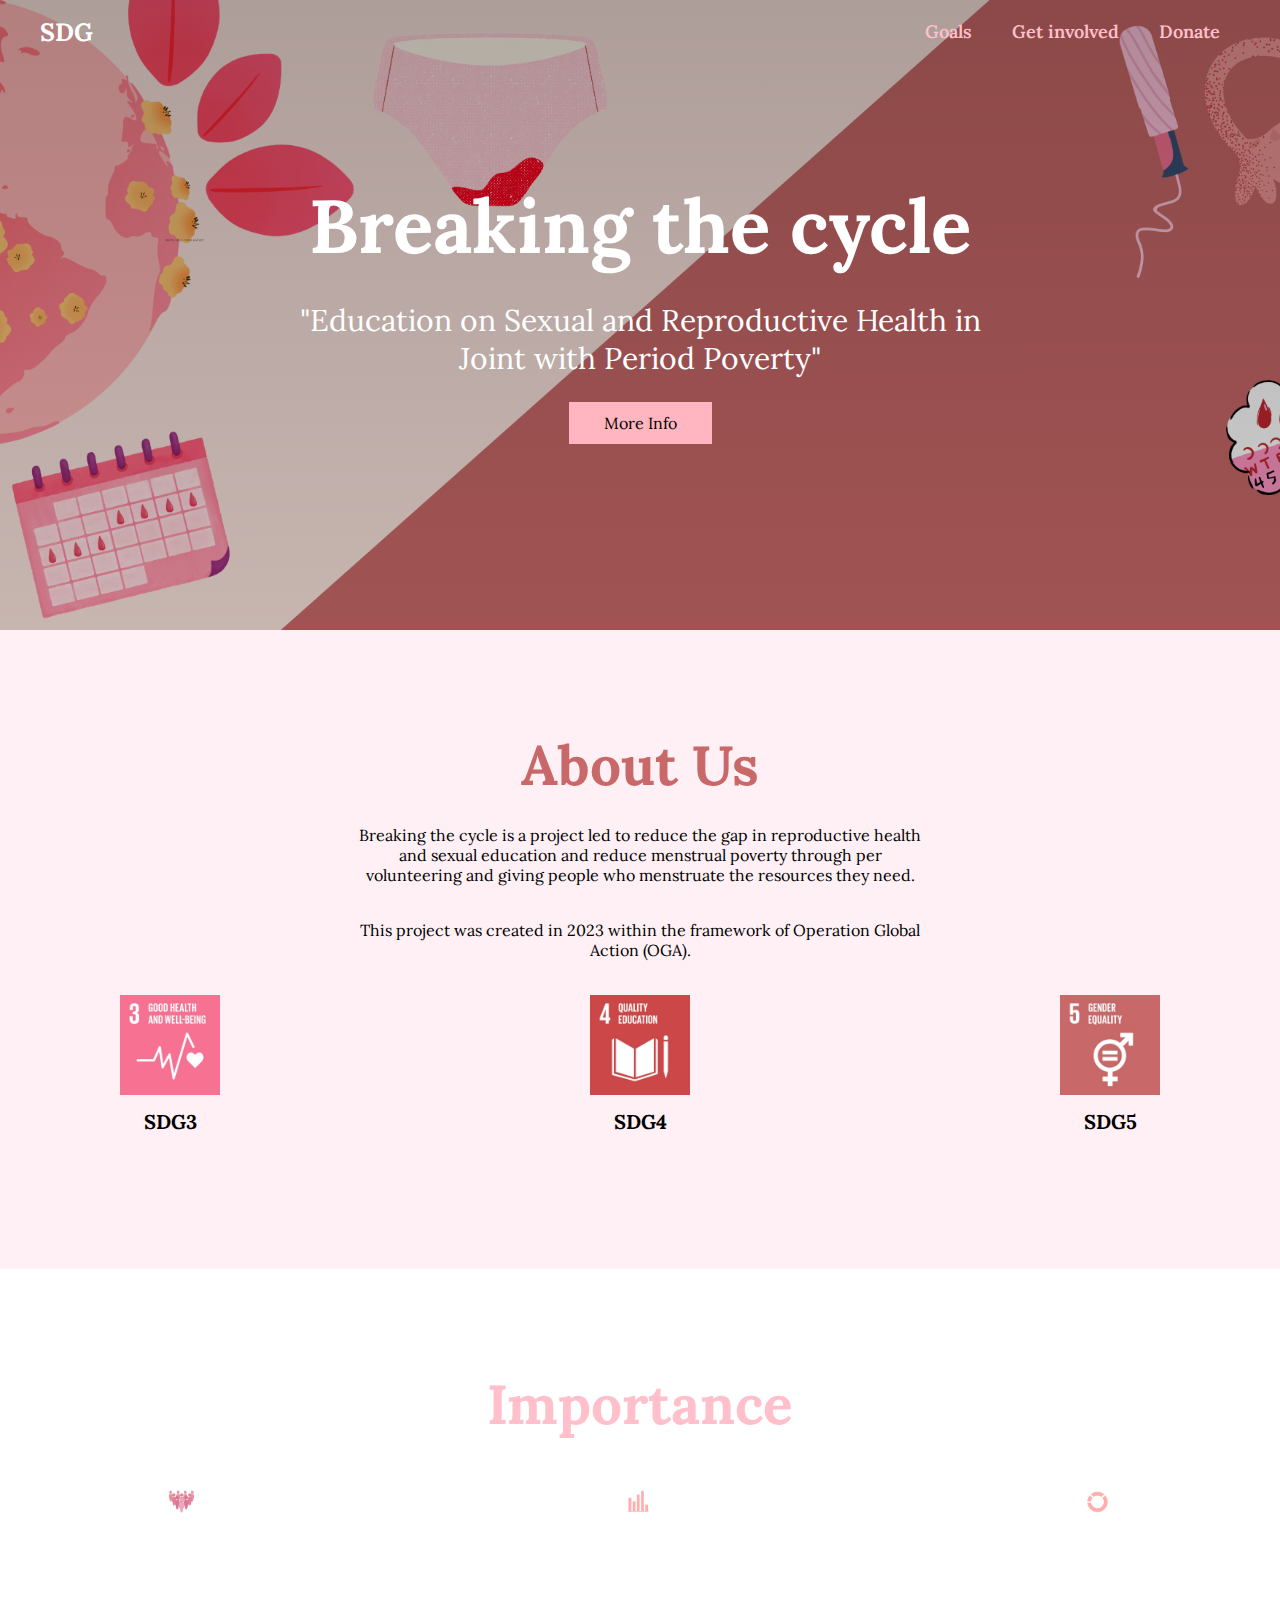
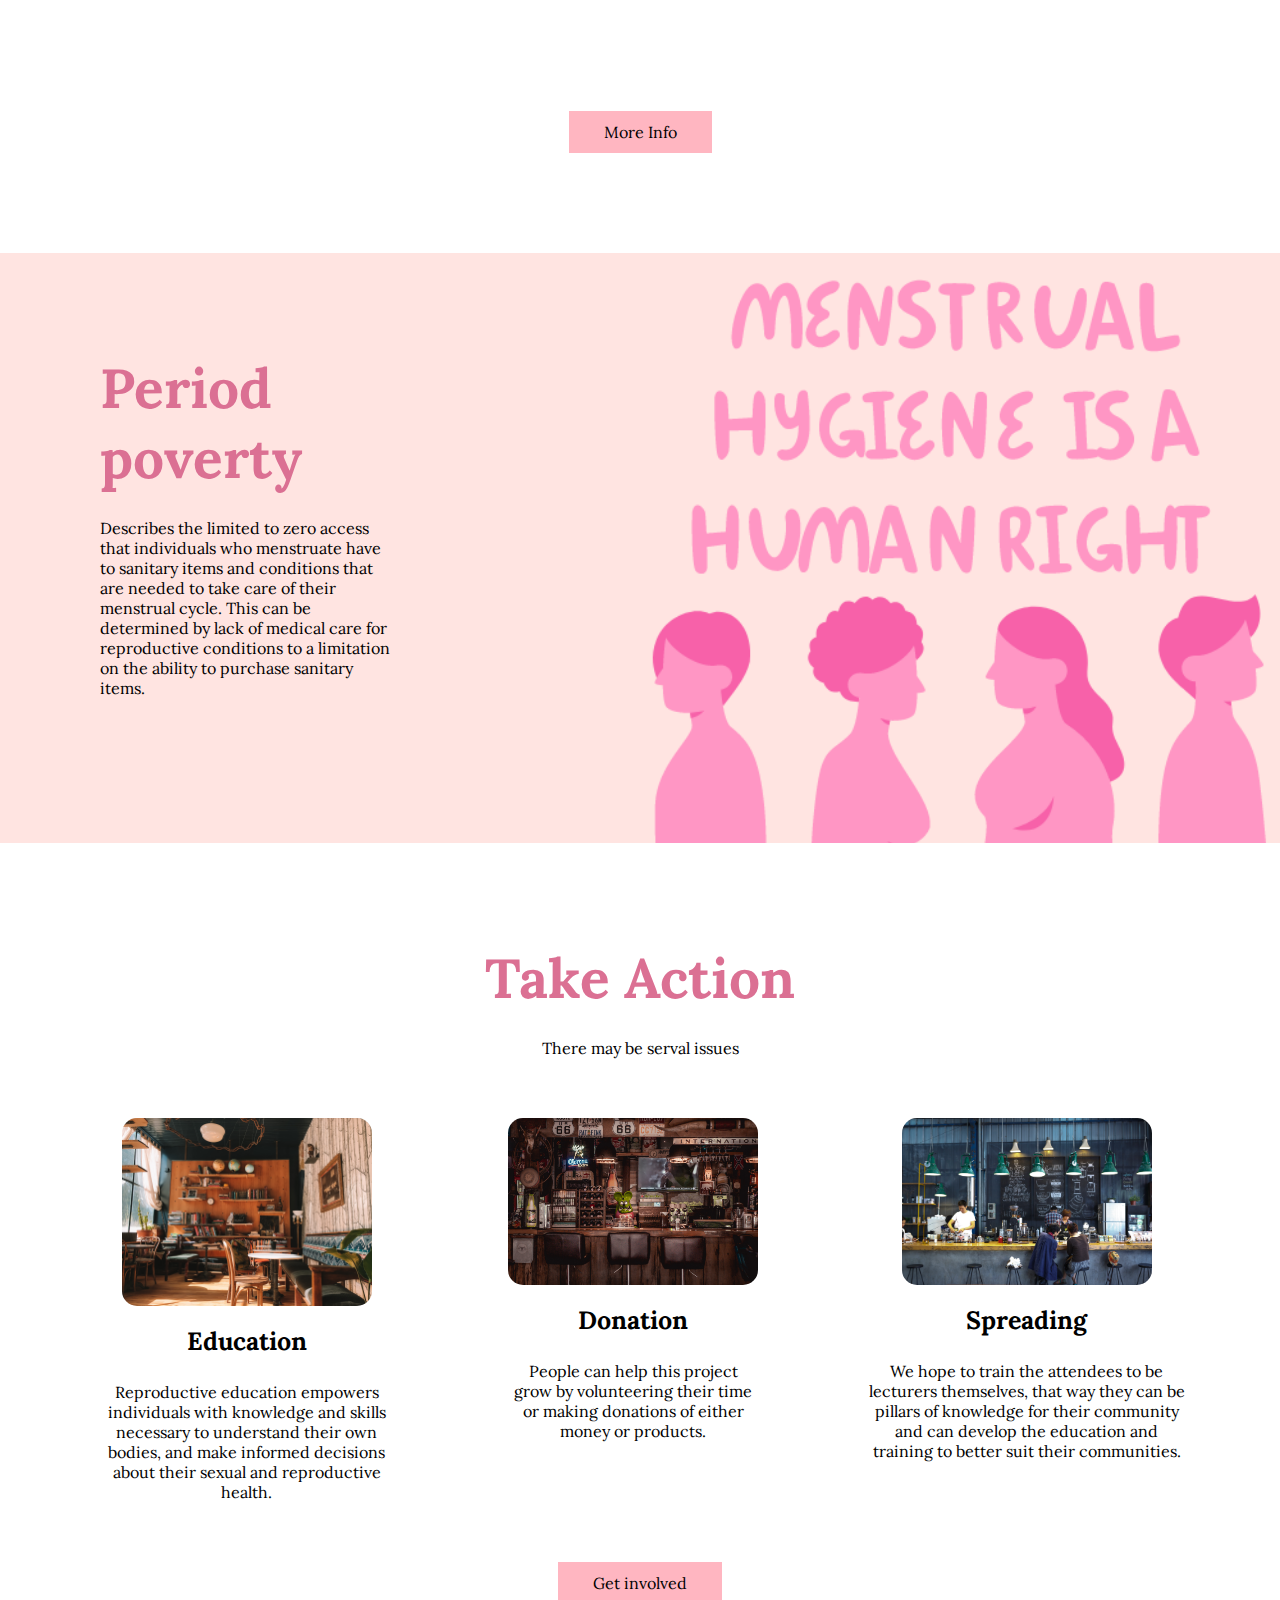
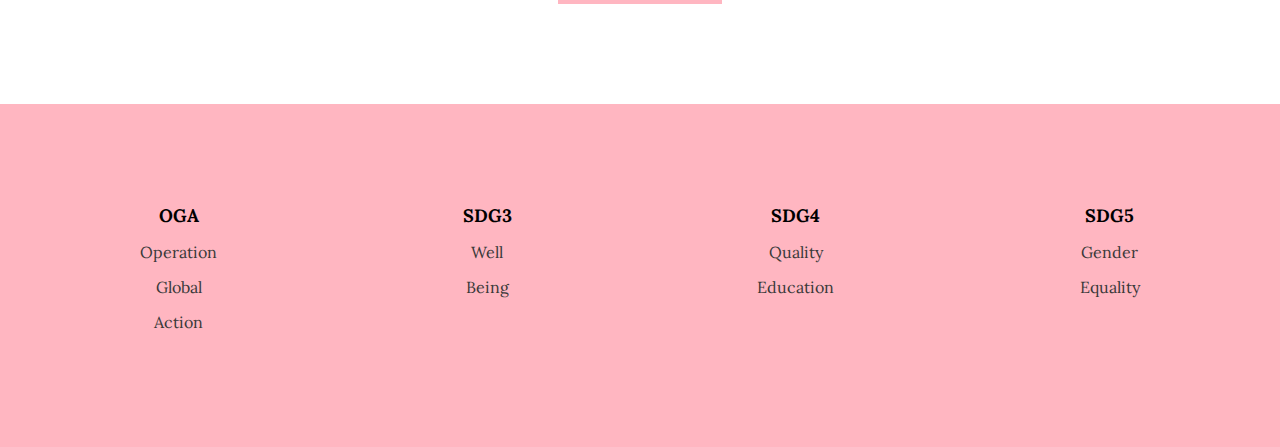
<file: index.html>
<!DOCTYPE html>
<html lang="en">
<head>
    <meta charset="UTF-8">
    <meta http-equiv="X-UA-COMPATIBLE" content="IE-edge">
    <meta name="viewport" content="width=device-width, initial-scale=1.0">
    <title>Document</title>
    <link rel="stylesheet" href="style.css">
    
</head>
<body>
    <header class="header">
        <div class="menu container">
            <a href="https://sdgs.un.org/es/goals" class="logo">SDG</a>
            <input type="checkbox" id="menu" />
            <label for="menu">
                <img src="images/menu.png" class="menu-icon" alt="">
            </label>
            <nav class="navbar">
                <ul>
                    <li><a href="Pages/Goals.html">Goals</a></li>
                    <li><a href="Pages/Get involved.html">Get involved</a></li>
                    <li><a href="Pages/Donate.html">Donate</a></li>
                </ul>
            </nav>
        </div>

        <div class="header-content container">
            <h1> Breaking the cycle </h1>
            <p>
                "Education on Sexual and Reproductive Health in Joint with Period Poverty"
            </p>

            <a href="Pages/info.html" class="btn-1">More Info</a>
        </div>
    </header>

    <section class="coffee">

        <div class=coffee-content container">

            <h2>About Us</h2>
            <p class="txt-p">
                Breaking the cycle is a project led to reduce the gap in reproductive health and 
                sexual education and reduce menstrual poverty through per volunteering and giving 
                people who menstruate the resources they need.
            </p>

            <p class="txt-p">
                This project was created in 2023 within the framework of Operation Global Action (OGA).
            </p>

            <div class="coffee-group">


                <div class="coffee-1">
                    <img src="Imagenes/sdg3.jpg" alt="">
                    <h3>SDG3</h3>
                   
                </div>

                <div class="coffee-1">
                    <img src="Imagenes/sdg4.jpg" alt="">
                    <h3>SDG4</h3>
                    
                </div>
    
                <div class="coffee-1">
                    <img src="Imagenes/sdg5.jpg" alt="">
                    <h3>SDG5</h3>
                    
                </div>
            </div>
        </div>
    </section>

    <main class="services">
        <div class="services-content container">
            <h2> Importance </h2>

            <div class="services-group">

                <div class="services-1">
                    <img src="Imagenes/s1.png" alt="">
                    <h3>Servicio 1</h3>
                </div>

                <div class="services-1">
                    <img src="Imagenes/s2.png" alt="">
                    <h3>Servicio 2</h3>
                </div>

                <div class="services-1">
                    <img src="Imagenes/s3.png" alt="">
                    <h3>Servicio 3</h3>
                </div>
            </div>

            <p>Reproductive/menstrual education is important for young people who menstruate
                and is a key tool for reaching gender equality because it allows everyone to recognize their 
                autonomy and individual well-being. The lack of information perpetuates stigmas, role genders, 
                unintended pregnancies or teen pregnancies, sexually transmitted infections, or even abusive 
                relationships
            </p>
            <a href="Pages/info.html" class="btn-1">More Info</a>
        </div>
    </main>

    <section class="general">

        <div class="general-1">
            <h2>Period poverty</h2>
            <p>
                Describes the limited to zero access that individuals who menstruate have to sanitary 
                items and conditions that are needed to take care of their menstrual cycle. This can 
                be determined by lack of medical care for reproductive conditions to a limitation 
                on the ability to purchase sanitary items.
            </p>

        </div>
        <div class="general-2"></div>
        
    </section>


    <section class="blog container">

        <h2>Take Action</h2>
        <p> There may be serval issues</p>

        <div class="blog-content">

            <div class="blog-1">
                <img src="images/blog1.jpg" alt="">
                <h3>Education</h3>
                <p>
                    Reproductive education empowers individuals with knowledge and skills necessary to understand their own bodies, and make informed decisions about their sexual and reproductive health.
            </div>

            <div class="blog-1">
                <img src="images/blog2.jpg" alt="">
                <h3>Donation</h3>
                <p>
                    People can help this project grow by volunteering their time or making donations of either money or products.
                </p>
            </div>

            <div class="blog-1">
                <img src="images/blog3.jpg" alt="">
                <h3>Spreading</h3>
                <p>
                    We hope to train the attendees to be lecturers themselves,
that way they can be pillars of knowledge for their community and can develop the education 
and training to better suit their communities. 
                </p>
            </div>
        </div>
        <a href="Pages/Get involved.html" class="btn-1">Get involved</a>
    </section>

    <footer class="footer">
        <div class="footer-content container">
            <div class="link">
                <h3>OGA</h3>
                <ul>
                
                    <li><a href="#">Operation</a></li>
                    <li><a href="#">Global</a></li>
                    <li><a href="#">Action</a></li>
                </ul>
            </div>

            <div class="link">
                <h3>SDG3</h3>
                <ul>
                  
                    <li><a href="#">Well</a></li>
                    <li><a href="#">Being</a></li>
                </ul>
            </div>

            <div class="link">
                <h3>SDG4</h3>
                <ul>
                
                    <li><a href="#">Quality</a></li>
                    <li><a href="#">Education</a></li>
                </ul>
            </div>

            <div class="link">
                <h3>SDG5</h3>
                <ul>
    
                    <li><a href="#">Gender</a></li>
                    <li><a href="#">Equality</a></li>
                </ul>
            </div>
        </div>
    </footer>

</body>
</html>
</file>
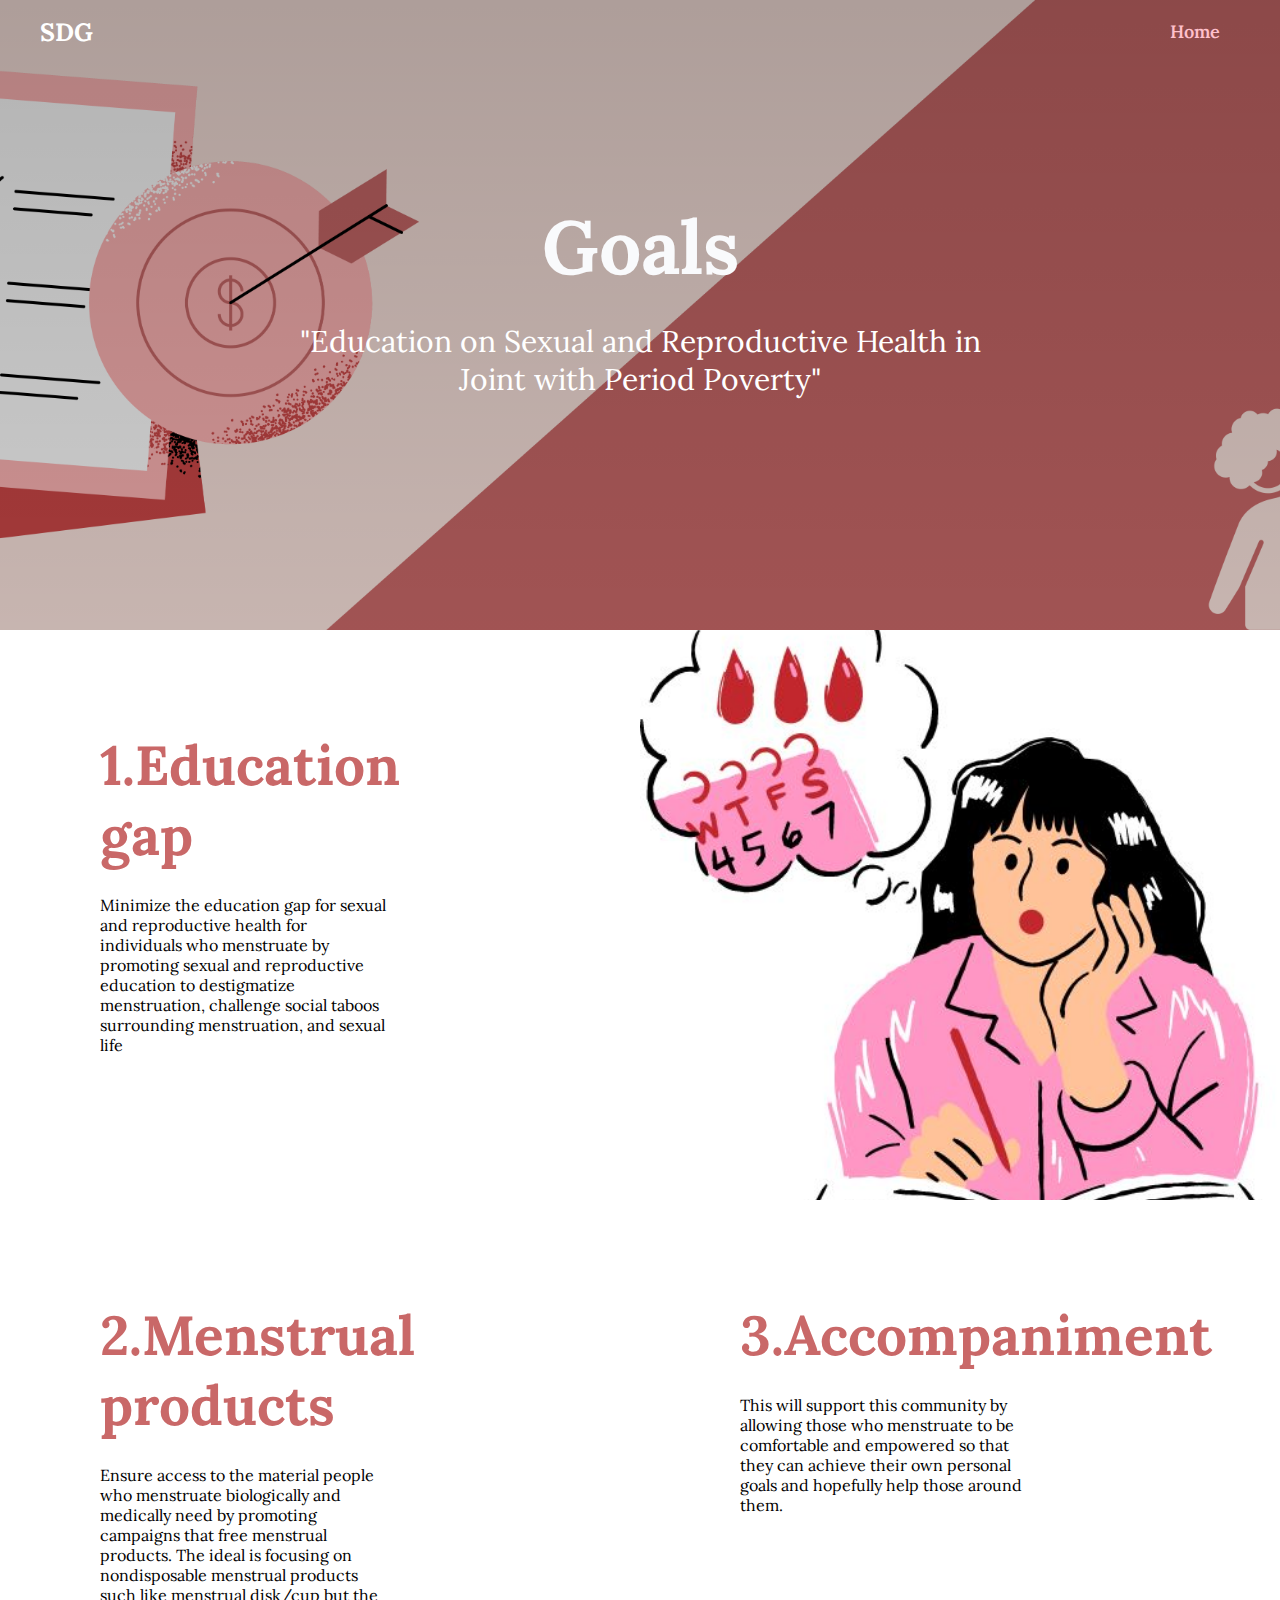
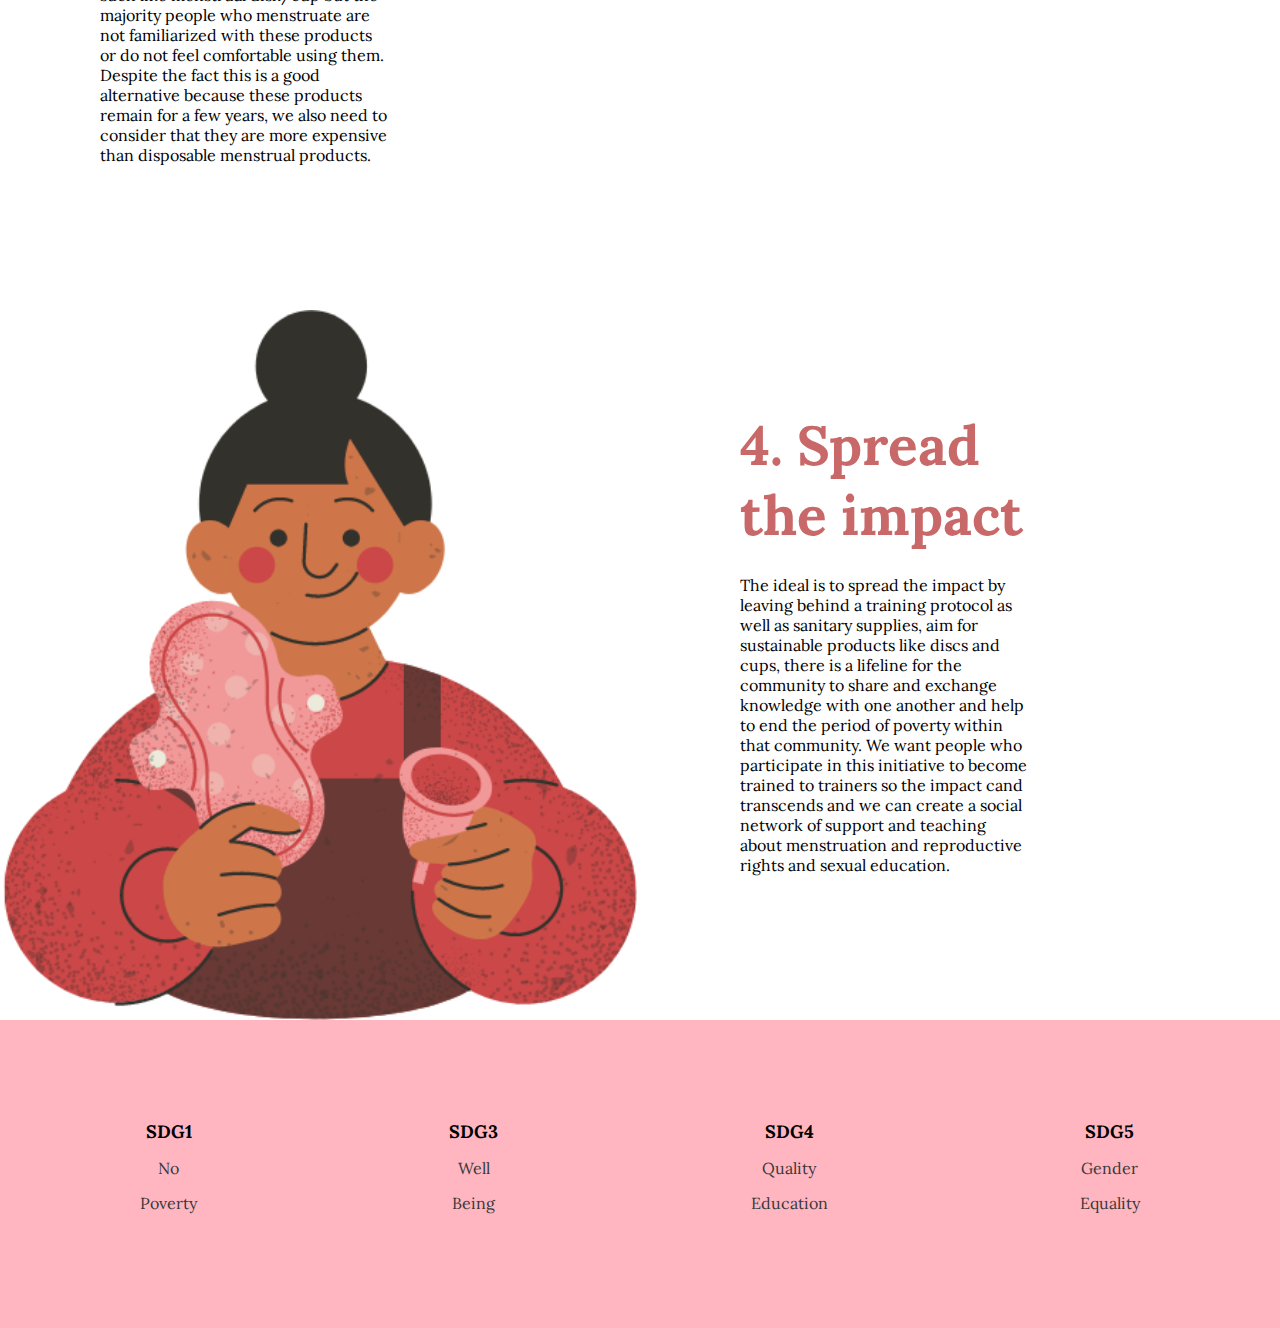
<file: Pages/Goals.html>
<!DOCTYPE html>
<html lang="en">
<head>
    <meta charset="UTF-8">
    <meta http-equiv="X-UA-COMPATIBLE" content="IE-edge">
    <meta name="viewport" content="width=device-width, initial-scale=1.0">
    <title>Document</title>
    <link rel="stylesheet" href="style.css">
    
</head>
<body>
    <header class="header">
        <div class="menu container">
            <a href="https://sdgs.un.org/es/goals" class="logo">SDG</a>
            <input type="checkbox" id="menu" />
            <label for="menu">
                <img src="../Imagenes/goals.png" class="menu-icon" alt="">
            </label>
            <nav class="navbar">
                <ul>
                    <li><a href="../index.html">Home</a></li>

                </ul>
            </nav>
        </div>

        <div class="header-content container">
            <h1> Goals </h1>
            <p>
                "Education on Sexual and Reproductive Health in Joint with Period Poverty"
            </p>

        </div>
    </header>

   
    <section class="general">

        <div class="general-1">
            <h2>1.Education gap</h2>
            <p>
                Minimize the education gap for sexual and reproductive health for individuals who 
menstruate by promoting sexual and reproductive education to destigmatize 
menstruation, challenge social taboos surrounding menstruation, and sexual life
            </p>
            
        </div>
        <div class="general-2"></div>
        
    </section>

    <section class="general">
        <div class="general-3"></div>

        <div class="general-1">
            <h2>2.Menstrual products</h2>
            <p>
                Ensure access to the material people who menstruate biologically and medically need by 
                promoting campaigns that free menstrual products. The ideal is focusing on nondisposable menstrual products such like menstrual disk/cup but the majority people who 
                menstruate are not familiarized with these products or do not feel comfortable using 
                them. Despite the fact this is a good alternative because these products remain for a few 
                years, we also need to consider that they are more expensive than disposable menstrual 
                products.
            </p>
           
        </div>

        <div class="general-1">

            <h2>3.Accompaniment</h2>
            <p>
                This will support this community by allowing those who menstruate to be comfortable and empowered 
                so that they can achieve their own personal goals and hopefully help those around them.
            </p>
            
        </div>
        <div class="general-2"></div>
        
    </section>

    <section class="general">
        <div class="general-3"></div>

        <div class="general-1">

            <h2>4. Spread the impact</h2>
            <p>
                The ideal is to spread the impact by leaving behind a training protocol as well as sanitary 
            supplies, aim for sustainable products like discs and cups, there is a lifeline for the 
            community to share and exchange knowledge with one another and help to end the period 
of poverty within that community. We want people who participate in this initiative to 
become trained to trainers so the impact cand transcends and we can create a social 
network of support and teaching about menstruation and reproductive rights and sexual 
education.
            </p>

        </div>

    </section>


    <footer class="footer">
        <div class="footer-content container">
            <div class="link">
                <h3>SDG1</h3>
                <ul>
                
                    <li><a href="#">No</a></li>
                    <li><a href="#">Poverty</a></li>
                </ul>
            </div>

            <div class="link">
                <h3>SDG3</h3>
                <ul>
                  
                    <li><a href="#">Well</a></li>
                    <li><a href="#">Being</a></li>
                </ul>
            </div>

            <div class="link">
                <h3>SDG4</h3>
                <ul>
                
                    <li><a href="#">Quality</a></li>
                    <li><a href="#">Education</a></li>
                </ul>
            </div>

            <div class="link">
                <h3>SDG5</h3>
                <ul>
    
                    <li><a href="#">Gender</a></li>
                    <li><a href="#">Equality</a></li>
                </ul>
            </div>
        </div>
    </footer>

</body>
</html>
</file>
<file: style.css>
@import url('https://fonts.googleapis.com/css2?family=Lora:wght@400;500;600;700&display=swap');

*{
    margin:0;
    padding: 0;
    box-sizing: border-box;
    text-decoration: none;
    list-style: none;
}

body{
    font-family: 'Lora', serif;
}

.container {
    max-width: 1200px;
    margin: 0 auto;
}

.header {
    background-image: linear-gradient(
        rgba(0, 0, 0, 0.3),
        rgba(0, 0, 0, 0.2)),
        url(Imagenes/WEBSITE\ TITLE.png);

    background-position: center bottom;
    background-repeat: no-repeat;
    background-size: cover;
    min-height: 70vh;
    display: flex;
    align-items: center;
}

.menu{
    position: absolute;
    top:0;
    left:0;
    right:0;
    display: flex;
    align-items: center;
    justify-content: space-between;
}

.logo{
    color:white; 
    font-size: 25px;
    font-weight: 800; 
}

.logo:hover{
    color:deeppink
}

.menu .navbar ul li {
    position:relative;
    float:left;
}

.menu .navbar ul li a {
    font-size: 18px;
    padding: 20px;
    color:pink;
    display: block;
    font-weight: 600;
}

.menu .navbar ul li a:hover{
    color:deeppink;
}

#menu {
    display: none;
}

.menu-icono {
    width: 25px;
}

.menu label{
    cursor: pointer;
    display: none;
}

.header-content{
    text-align: center;
}

.header-content h1{
    font-size: 75px;
    line-height: 80px;
    color:white; 
    margin-bottom: 35px;
}

.header-content p {
    font-size: 30px;
    color:white;
    padding: 0 250px;
    margin-bottom: 25px;
}

.btn-1{
    display: inline-block;
    padding: 11px 35px;
    background-color:lightpink;
    color:black;
}

.btn-1:hover{
    background-color:pink;
}

.coffee {
    padding:  100px;
    background-color:lavenderblush;
    position: relative;
}

.coffee-content{
    text-align: center;
}


.coffee-content h2 {
    font-size: 55px;
    line-height: 70px ;
    color:#C96868;
    padding:0 250px;
    margin-bottom: 15px;
}



.txt-p{
    font-size: 16px;
    color:black;
    padding: 0 259px;
    margin-bottom:35px;
}

.coffee-group{
    display:flex;
    justify-content: space-between;
    margin-bottom: 20px;
    margin-left: 20px;
    margin-right: 20px;
    
}

.coffee-1 img {
    width: 100px;
    margin-bottom: 10px;
}


.coffee-1 h3{
    font-size: 20px;
    margin-bottom: 15px;
}

.services {
    background-image: linear-gradient(
        rgba(0, 0, 0, 0.7),
        rgba(0, 0, 0, 0.7)),
        url(Imagenes/bg.png);
    background-position: center center;
    background-repeat: no-repeat;
    background-size: cover;
    background-attachment: fixed;
    padding: 100px 0;
}

.services-content {
    text-align: center;
}

.services-content h2{
    font-size: 55px;
    line-height: 70px;
    color: pink;
    margin-bottom: 50px;
}

.services-content p {
    font-size: 16;
    color:white;
    margin-bottom: 50;
    padding: 0 100px;
}

.services-group{
    display:flex;
    justify-content: space-between;
    margin-bottom: 50px;
}

.services-1{
    padding: 0 100px;
}

.services-1 img {
    width: 25px;
    margin-bottom: 15px;
}

.services-1 h3{
    color:white ;
    font-size: 18px;
}

.general {
    display:flex;
}

.general-1{
    width: 50%;
    padding: 100px 250px 100px 100px;
    background-color:mistyrose;
}

.general-2{
    background-image: url(Imagenes/pp.png);
    background-position: center center;
    background-repeat: no-repeat;
    background-size: cover;
    width: 50%;
}

.general-3{
    background-image: url(images/coffee-2.jpg);
    background-position: center center;
    background-repeat: no-repeat;
    background-size: cover;
    width: 50%;
}

h2 {
    font-size: 55px;
    line-height: 70px;
    color:palevioletred;
    margin-bottom: 20px;
}

p {
    font-size: 16px;
    color:black;
    margin: 25px 0 45px 0;
}

.blog {
    padding: 100px 0;
    text-align: center;
}

.blog-content {
    display: flex;
    justify-content: space-between;    
}

.blog-1 {
    padding: 15px 55px;
}

.blog-1 img {
    width: 250px;
    border-radius: 15px;
    margin-bottom: 15px;
}

.blog-1 h3 {
    font-size: 25px;
    color:black;
}

.footer {
    padding: 100px 0;
    background-color: lightpink;
}

.footer-content {
    display: flex;
    justify-content: space-between;
    padding: 0 100px;
}

.link h3 {
    font-size: 18px;
    color:black;
    margin-bottom: 15px;
    text-align: center;

}

.link a{
    font-size: 16px;
    color:rgb(57, 57, 57);
    display: block;
    margin-bottom: 15px;
    text-align: center;
}

@media(max-width:991px) {
    .menu{
        padding:30px
    }

    .menu label{
        display: initial;
    }

    .menu .navbar{
        position: absolute;
        top:100%;
        left:0;
        right:0;
        background-color:white;
        display: none;
    }

    .menu .navbar ul li {
        width: 100%;
    }

    #menu:checked ~ .navbar{
        display: initial;
    }

    .header{
        min-height: 0vh;
    }

    .header-content{
        padding: 100px 30px;
    }

    .header-content p {
        padding: 0;
    }

    .coffee{
        padding: 30px;
    }

    .coffee-content h2{
        padding: 0;
    }

    .txt-p {
        padding: 0;
    }

    .coffee-group{
        flex-direction: column;
        margin-bottom: 0;
    }

    .services{
        padding: 30px;
    }

    .services-content p{
        padding: 0;
    }

    .services-group{
        flex-direction: column;
        margin-bottom: 0;
    }

    .services-1{
        margin-bottom: 25px;
    }

    .general{
        flex-direction: column;
    }

    .general-1{
        width: 100%;
        padding: 30px;
        text-align: center;
    }

    .general-2, .general-3{
        display: none;
    }

    .blog{
        padding: 30px;
    }

    .blog-content{
        flex-direction: column;
    }

    .blog-1{
        padding: 0;
    }

    .footer{
        padding: 30px;
    }

    .footer-content{
        flex-direction: column;
        text-align: center;
    }

}
</file>
<file: Pages/style.css>
@import url('https://fonts.googleapis.com/css2?family=Lora:wght@400;500;600;700&display=swap');

*{
    margin:0;
    padding: 0;
    box-sizing: border-box;
    text-decoration: none;
    list-style: none;
}

body{
    font-family: 'Lora', serif;
}

.container {
    max-width: 1200px;
    margin: 0 auto;
}

.header {
    background-image: linear-gradient(
        rgba(0, 0, 0, 0.3),
        rgba(0, 0, 0, 0.2)),
        url(../Imagenes/goals.png);

    background-position: center bottom;
    background-repeat: no-repeat;
    background-size: cover;
    min-height: 70vh;
    display: flex;
    align-items: center;
}

.menu{
    position: absolute;
    top:0;
    left:0;
    right:0;
    display: flex;
    align-items: center;
    justify-content: space-between;
}

.logo{
    color:white; 
    font-size: 25px;
    font-weight: 800; 
}

.logo:hover{
    color:deeppink
}

.menu .navbar ul li {
    position:relative;
    float:left;
}

.menu .navbar ul li a {
    font-size: 18px;
    padding: 20px;
    color:pink;
    display: block;
    font-weight: 600;
}

.menu .navbar ul li a:hover{
    color:deeppink;
}

#menu {
    display: none;
}

.menu-icono {
    width: 25px;
}

.menu label{
    cursor: pointer;
    display: none;
}

.header-content{
    text-align: center;
}

.header-content h1{
    font-size: 75px;
    line-height: 80px;
    color:#f9fafc; 
    margin-bottom: 35px;
}

.header-content p {
    font-size: 30px;
    color:white;
    padding: 0 250px;
    margin-bottom: 25px;
}

.btn-1{
    display: inline-block;
    padding: 11px 35px;
    background-color:pink;
    color:black;
}

.btn-1:hover{
    background-color:hotpink;
}

.coffee {
    padding: 100px 0;
    background-color:lavenderblush;
    position: relative;
}

.coffee-content{
    text-align: center;
}

.coffee-content h2 {
    font-size: 55px;
    line-height: 70px ;
    color:brown;
    padding:0 250px;
    margin-bottom: 15px;
}

.txt-p{
    font-size: 16px;
    color:black;
    padding: 0 259px;
    margin-bottom:35px;
}

.coffee-group{
    display:flex;
    justify-content: space-between;
    margin-bottom: 50px;
}

.coffee-1 img {
    width: 200px;
}


.coffee-1 h3{
    font-size: 20px;
    margin-bottom: 15px;
}

.services {
    background-image: linear-gradient(
        rgba(0, 0, 0, 0.7),
        rgba(0, 0, 0, 0.7)),
        url(images/blog3.jpg);
    background-position: center center;
    background-repeat: no-repeat;
    background-size: cover;
    background-attachment: fixed;
    padding: 100px 0;
}

.services-content {
    text-align: center;
}

.services-content h2{
    font-size: 55px;
    line-height: 70px;
    color: indianred;
    margin-bottom: 50px;
}

.services-content p {
    font-size: 16;
    color:white;
    margin-bottom: 50;
    padding: 0 100px;
}

.services-group{
    display:flex;
    justify-content: space-between;
    margin-bottom: 50px;
}

.services-1{
    padding: 0 100px;
}

.services-1 img {
    width: 25px;
    margin-bottom: 15px;
}

.services-1 h3{
    color:white ;
    font-size: 18px;
}

.general {
    display:flex;
}

.general-1{
    width: 50%;
    padding: 100px 250px 100px 100px;
    background-color: white;
}

.general-2{
    background-image: url(../Imagenes/1.jpg);
    background-position: center center;
    background-repeat: no-repeat;
    background-size: cover;
    width: 50%;
}

.general-3{
    background-image: url(../Imagenes/3.png);
    background-position: center center;
    background-repeat: no-repeat;
    background-size: cover;
    width: 50%;
}

h2 {
    font-size: 55px;
    line-height: 70px;
    color:#C96868;
    margin-bottom: 20px;
}

p {
    font-size: 16px;
    color:black;
    margin: 25px 0 45px 0;
}

.blog {
    padding: 100px 0;
    text-align: center;
}

.blog-content {
    display: flex;
    justify-content: space-between;    
}

.blog-1 {
    padding: 15px 55px;
}

.blog-1 img {
    width: 250px;
    border-radius: 15px;
    margin-bottom: 15px;
}

.blog-1 h3 {
    font-size: 25px;
    color:black;
}

.footer {
    padding: 100px 0;
    background-color: lightpink;
}

.footer-content {
    display: flex;
    justify-content: space-between;
    padding: 0 100px;
}

.link h3 {
    font-size: 18px;
    color:black;
    margin-bottom: 15px;
    text-align: center;

}

.link a{
    font-size: 16px;
    color:rgb(57, 57, 57);
    display: block;
    margin-bottom: 15px;
    text-align: center;
}

@media(max-width:991px) {
    .menu{
        padding:30px
    }

    .menu label{
        display: initial;
    }

    .menu .navbar{
        position: absolute;
        top:100%;
        left:0;
        right:0;
        background-color:white;
        display: none;
    }

    .menu .navbar ul li {
        width: 100%;
    }

    #menu:checked ~ .navbar{
        display: initial;
    }

    .header{
        min-height: 0vh;
    }

    .header-content{
        padding: 100px 30px;
    }

    .header-content p {
        padding: 0;
    }

    .coffee{
        padding: 30px;
    }

    .coffee-content h2{
        padding: 0;
    }

    .txt-p {
        padding: 0;
    }

    .coffee-group{
        flex-direction: column;
        margin-bottom: 0;
    }

    .services{
        padding: 30px;
    }

    .services-content p{
        padding: 0;
    }

    .services-group{
        flex-direction: column;
        margin-bottom: 0;
    }

    .services-1{
        margin-bottom: 25px;
    }

    .general{
        flex-direction: column;
    }

    .general-1{
        width: 100%;
        padding: 30px;
        text-align: center;
    }

    .general-2, .general-3{
        display: none;
    }

    .blog{
        padding: 30px;
    }

    .blog-content{
        flex-direction: column;
    }

    .blog-1{
        padding: 0;
    }

    .footer{
        padding: 30px;
    }

    .footer-content{
        flex-direction: column;
        text-align: center;
    }

}
</file>
